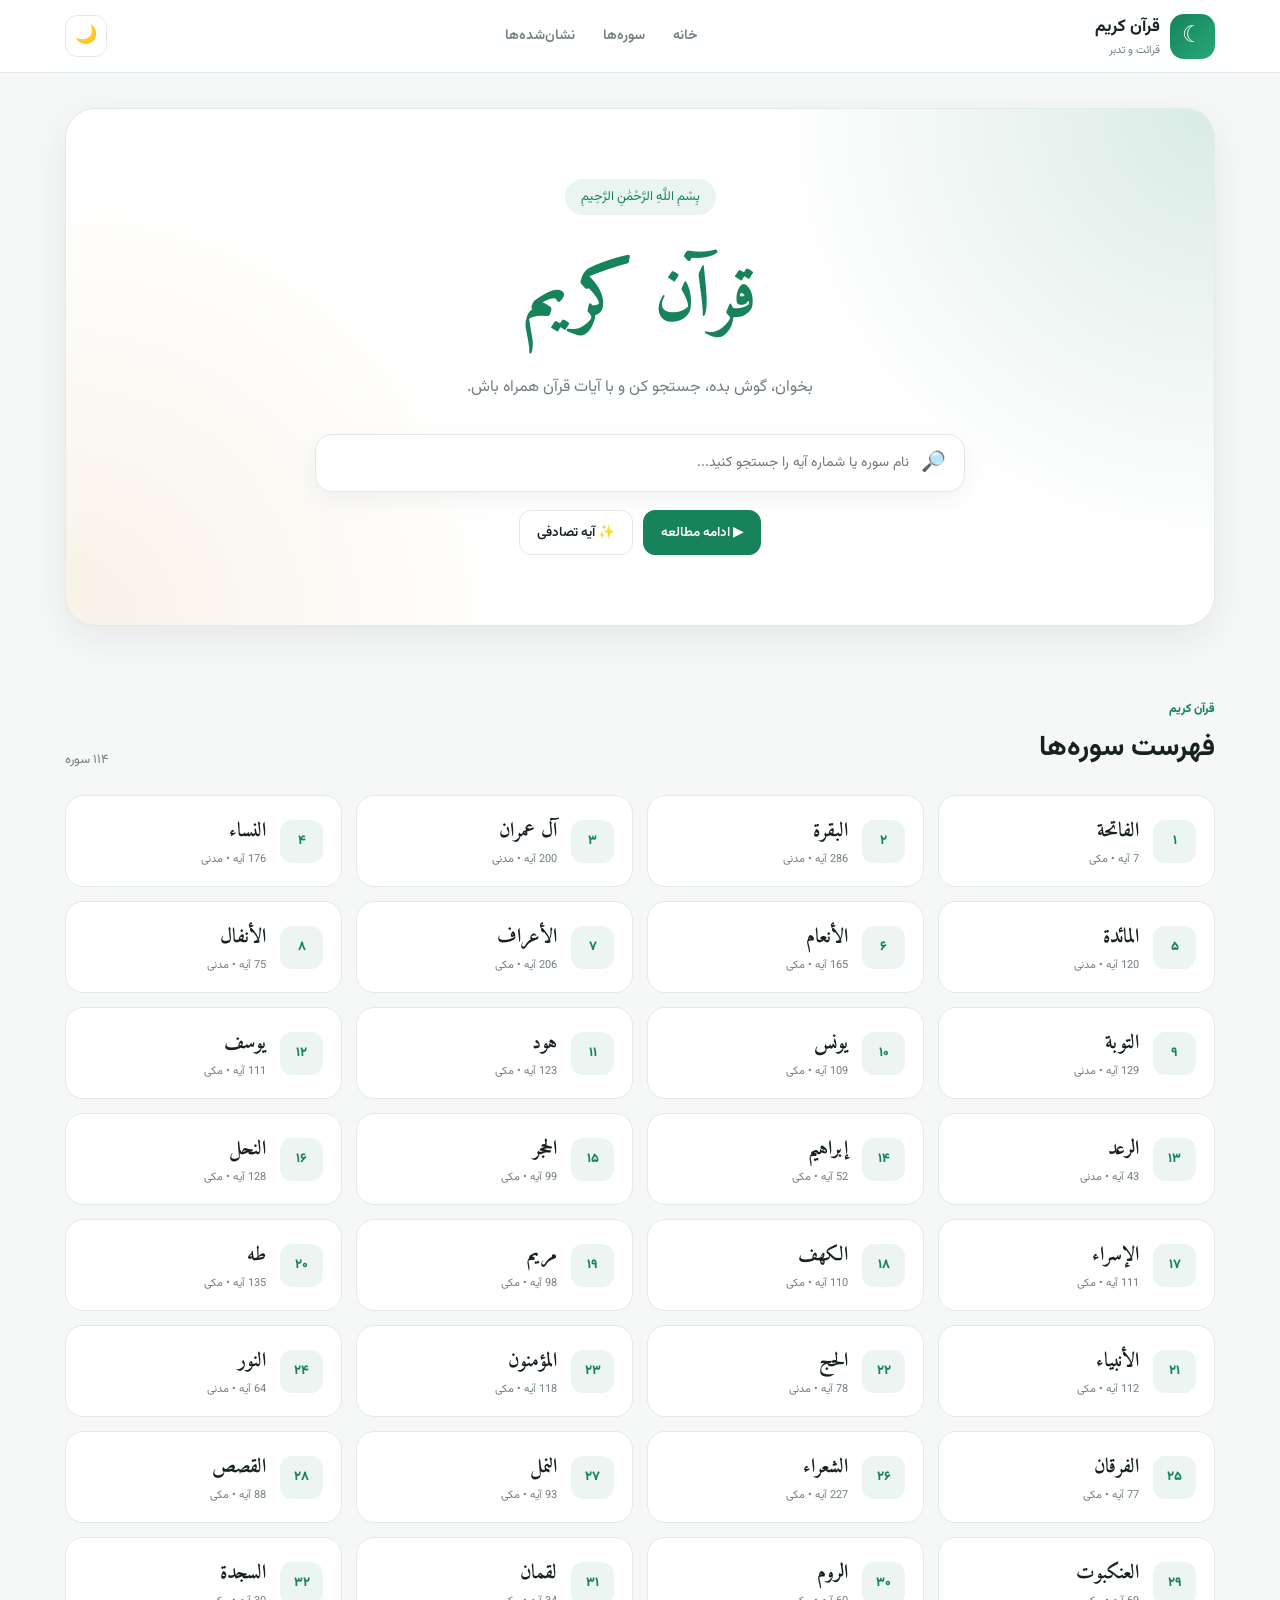
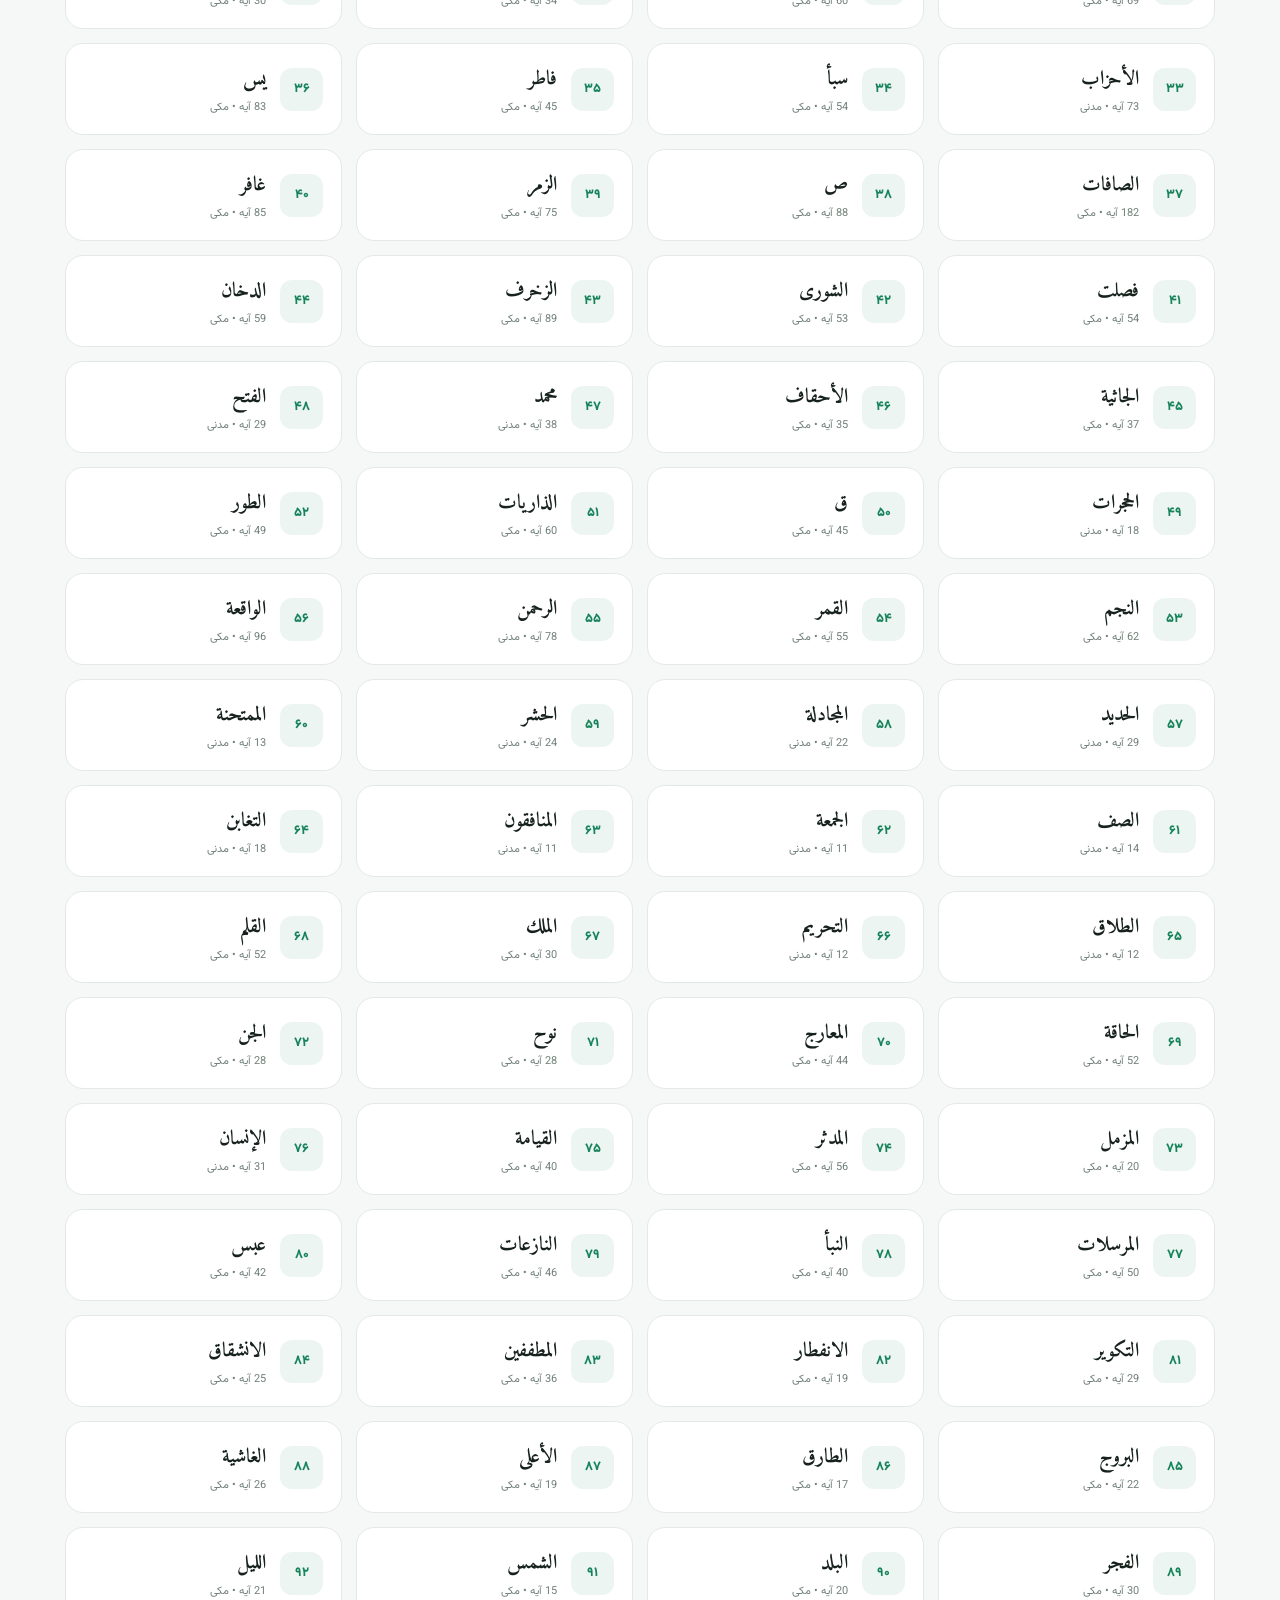
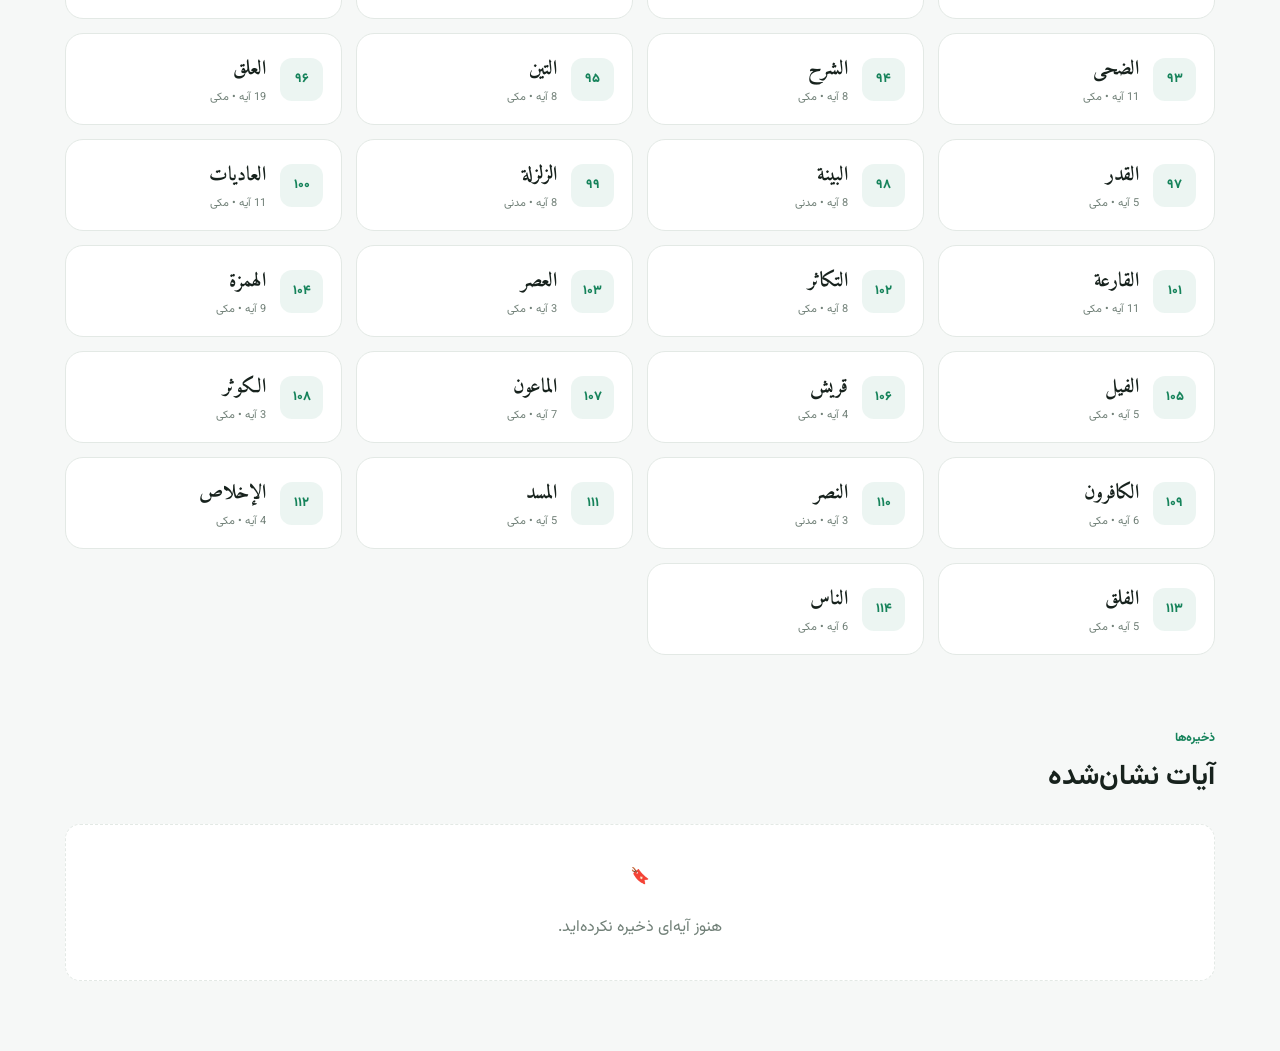
<file: index.html>
<!DOCTYPE html>
<html lang="fa" dir="rtl">

<head>
    <meta charset="UTF-8">
    <meta name="viewport" content="width=device-width, initial-scale=1.0">

    <title>قرآن کریم | تلاوت، ترجمه و جستجو</title>

    <meta
        name="description"
        content="قرآن کریم با امکان جستجوی سوره و آیه، ترجمه، صوت قاری، نشانه‌گذاری و ادامه مطالعه."
    >

    <link rel="stylesheet" href="200.css">

    <link
        href="https://fonts.googleapis.com/css2?family=Amiri:wght@400;700&family=Vazirmatn:wght@400;500;600;700;800&display=swap"
        rel="stylesheet"
    >
</head>

<body>

<header class="header">

    <div class="header-inner">

        <a href="#" class="brand">
            <span class="brand-icon">☾</span>

            <div>
                <strong>قرآن کریم</strong>
                <small>قرائت و تدبر</small>
            </div>
        </a>


        <nav class="nav">

            <a href="#home">خانه</a>
            <a href="#surahs">سوره‌ها</a>
            <a href="#bookmarks">نشان‌شده‌ها</a>

        </nav>


        <div class="header-actions">

            <button
                id="themeButton"
                class="icon-button"
                type="button"
                aria-label="تغییر حالت شب">

                🌙

            </button>

            <button
                id="menuButton"
                class="menu-button"
                type="button"
                aria-label="منو">

                ☰

            </button>

        </div>

    </div>

</header>


<main>

<!-- ================= HERO ================= -->

<section class="hero" id="home">

    <div class="hero-content">

        <span class="hero-badge">
            بِسْمِ اللَّهِ الرَّحْمَٰنِ الرَّحِيمِ
        </span>

        <h1>
            قرآن کریم
        </h1>

        <p>
            بخوان، گوش بده، جستجو کن و با آیات قرآن همراه باش.
        </p>


        <div class="search-box">

            <span>🔎</span>

            <input
                id="searchInput"
                type="search"
                placeholder="نام سوره یا شماره آیه را جستجو کنید..."
                autocomplete="off"
            >

        </div>


        <div class="quick-actions">

            <button
                id="continueButton"
                class="quick-button primary"
                type="button">

                ▶ ادامه مطالعه

            </button>

            <button
                id="randomButton"
                class="quick-button"
                type="button">

                ✨ آیه تصادفی

            </button>

        </div>

    </div>

</section>


<!-- ================= SURAH LIST ================= -->

<section
    class="section"
    id="surahs">

    <div class="section-heading">

        <div>

            <span class="section-label">
                قرآن کریم
            </span>

            <h2>
                فهرست سوره‌ها
            </h2>

        </div>

        <span
            id="surahCount"
            class="result-count">
            ۱۱۴ سوره
        </span>

    </div>


    <div
        id="surahGrid"
        class="surah-grid">

    </div>


    <div
        id="noResults"
        class="no-results hidden">

        <div>🔎</div>

        <h3>
            چیزی پیدا نشد
        </h3>

        <p>
            نام یا شماره سوره را بررسی کنید.
        </p>

    </div>

</section>


<!-- ================= BOOKMARKS ================= -->

<section
    class="section bookmarks-section"
    id="bookmarks">

    <div class="section-heading">

        <div>

            <span class="section-label">
                ذخیره‌ها
            </span>

            <h2>
                آیات نشان‌شده
            </h2>

        </div>

    </div>


    <div
        id="bookmarkList"
        class="bookmark-list">

    </div>

</section>


</main>


<!-- ================= SURAH MODAL ================= -->

<div
    id="surahModal"
    class="modal">

    <div class="modal-box surah-modal-box">

        <button
            id="closeSurah"
            class="close-button"
            type="button">

            ×

        </button>


        <div class="surah-header">

            <div class="surah-title">

                <span
                    id="modalSurahNumber"
                    class="surah-number-large">
                    ۱
                </span>

                <div>

                    <h2 id="modalSurahName">
                        سوره
                    </h2>

                    <p id="modalSurahInfo">
                        در حال بارگذاری...
                    </p>

                </div>

            </div>


            <div class="surah-tools">

                <select
                    id="translationSelect"
                    aria-label="انتخاب مترجم">

                    <option value="">
                        بدون ترجمه
                    </option>

                    <option value="fa.makarem">
                        ترجمه مکارم شیرازی
                    </option>

                    <option value="fa.ansarian">
                        ترجمه حسین انصاریان
                    </option>

                </select>


                <button
                    id="surahAudioButton"
                    class="audio-button"
                    type="button">

                    🎧 پخش سوره

                </button>

            </div>

        </div>


        <div
            id="surahLoading"
            class="loading">

            <div class="spinner"></div>

            <p>
                در حال دریافت آیات...
            </p>

        </div>


        <div
            id="ayahContainer"
            class="ayah-container">

        </div>

    </div>

</div>


<!-- ================= AYAH SEARCH MODAL ================= -->

<div
    id="searchModal"
    class="modal">

    <div class="modal-box search-modal-box">

        <button
            id="closeSearch"
            class="close-button"
            type="button">

            ×

        </button>


        <div class="modal-title">

            <span class="section-label">
                جستجو
            </span>

            <h2>
                نتایج جستجوی آیات
            </h2>

            <p>
                عبارت موردنظر خود را در قرآن پیدا کنید.
            </p>

        </div>


        <div class="ayah-search">

            <input
                id="ayahSearchInput"
                type="search"
                placeholder="مثلاً: الله، نماز، صبر..."
            >

            <button
                id="ayahSearchButton"
                type="button">

                جستجو

            </button>

        </div>


        <div
            id="searchResults"
            class="search-results">

        </div>

    </div>

</div>


<!-- ================= CONTINUE MODAL ================= -->

<div
    id="continueModal"
    class="modal">

    <div class="modal-box small-modal">

        <button
            id="closeContinue"
            class="close-button"
            type="button">

            ×

        </button>


        <div class="continue-icon">
            ▶
        </div>


        <h2>
            ادامه مطالعه
        </h2>


        <p id="continueText">
            آخرین آیه‌ای ذخیره نشده است.
        </p>


        <button
            id="openContinue"
            class="main-button"
            type="button">

            باز کردن آیه

        </button>

    </div>

</div>


<!-- ================= TOAST ================= -->

<div
    id="toast"
    class="toast">

</div>


<script src="201.js"></script>

</body>
</html>
</file>
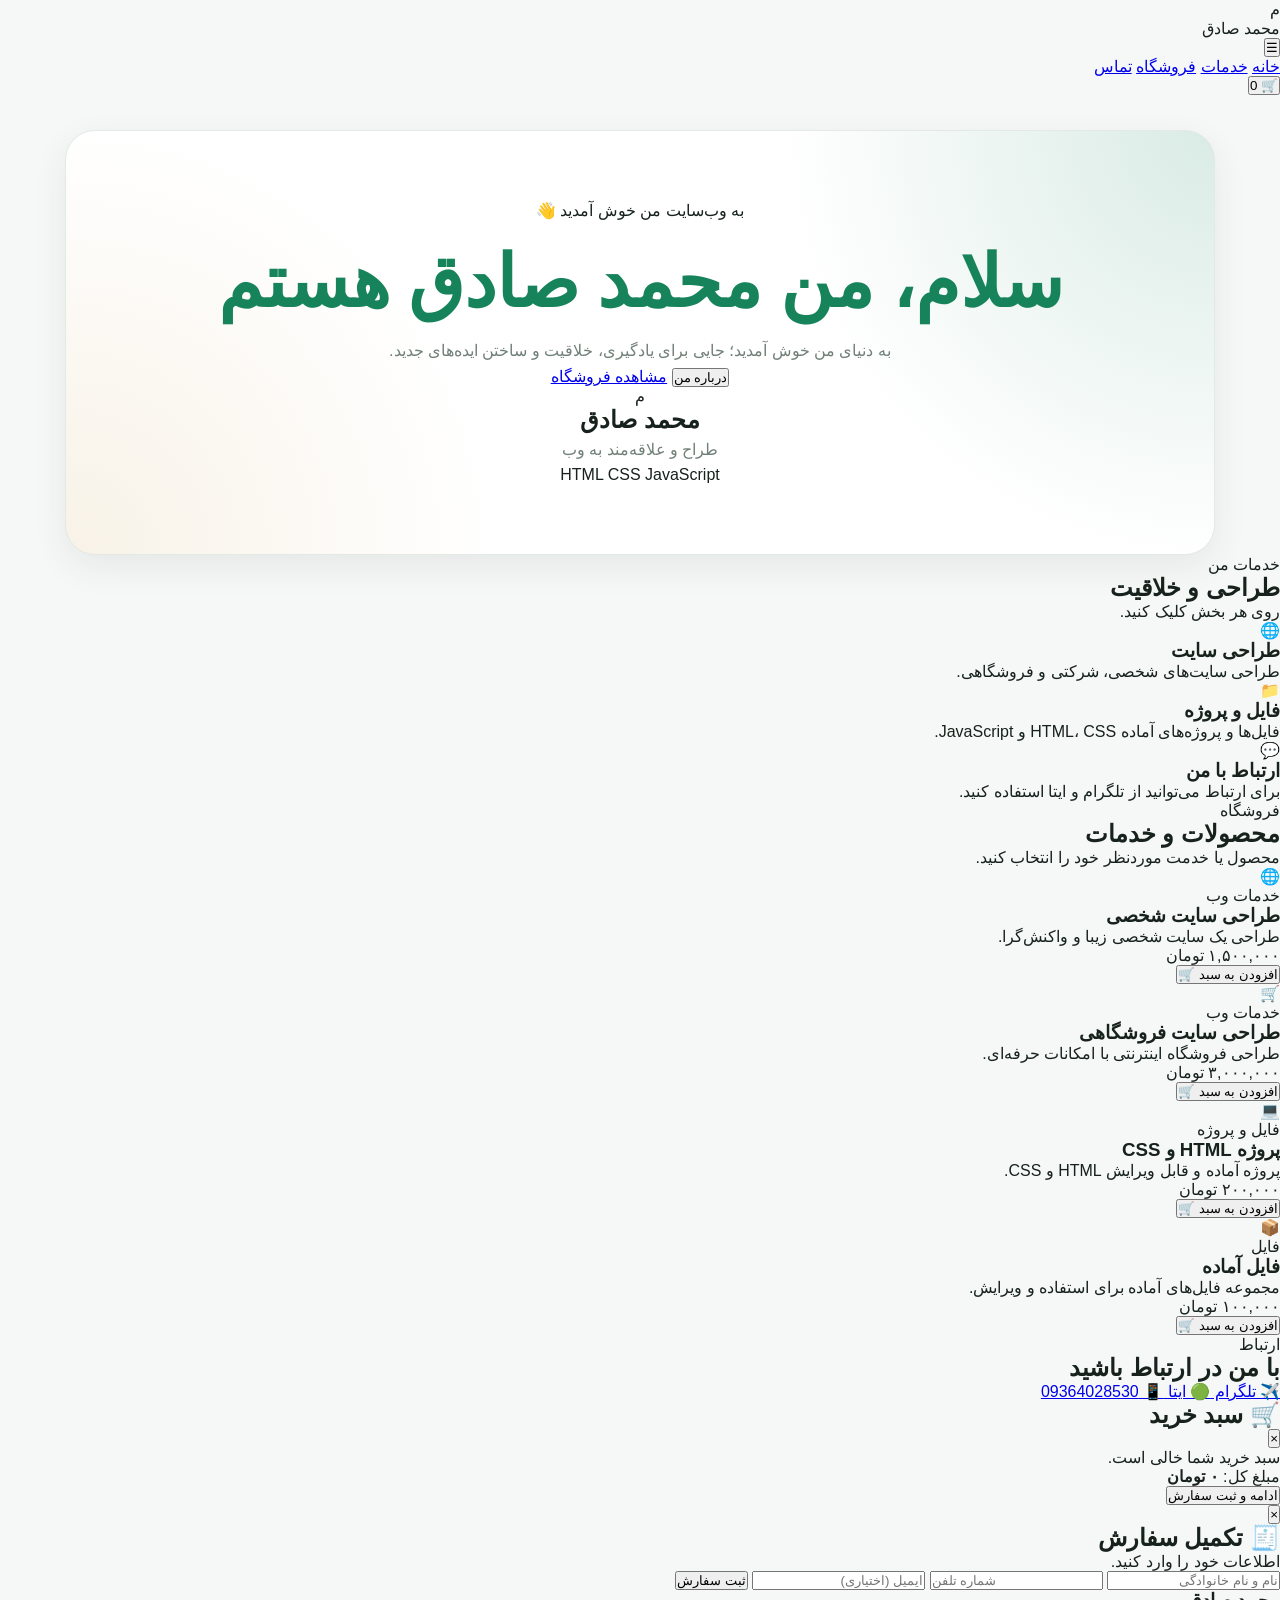
<file: 100.html>
<!DOCTYPE html>
<html lang="fa" dir="rtl">

<head>
    <meta charset="UTF-8">
    <meta name="viewport" content="width=device-width, initial-scale=1.0">

    <title>محمد صادق | وب‌سایت شخصی و فروشگاه</title>

    <link rel="stylesheet" href="101.css">
</head>

<body>

    <header>

        <div class="logo">
            <div class="logo-icon">م</div>
            <span>محمد صادق</span>
        </div>


        <button
            class="menu-btn"
            id="menuBtn"
            type="button">

            ☰

        </button>


        <nav id="navMenu">

            <a href="#home">خانه</a>
            <a href="#services">خدمات</a>
            <a href="#shop">فروشگاه</a>
            <a href="#contact">تماس</a>

        </nav>


        <button
            class="cart-button"
            id="cartButton"
            type="button">

            🛒

            <span
                class="cart-count"
                id="cartCount">

                0

            </span>

        </button>

    </header>


    <main>

        <!-- خانه -->

        <section
            class="hero"
            id="home">

            <div class="hero-text">

                <span class="welcome">
                    به وب‌سایت من خوش آمدید 👋
                </span>


                <h1>

                    سلام، من

                    <span>
                        محمد صادق
                    </span>

                    هستم

                </h1>


                <p>

                    به دنیای من خوش آمدید؛
                    جایی برای یادگیری، خلاقیت
                    و ساختن ایده‌های جدید.

                </p>


                <div class="buttons">

                    <button
                        class="primary"
                        id="aboutButton"
                        type="button">

                        درباره من

                    </button>


                    <a
                        href="#shop"
                        class="secondary">

                        مشاهده فروشگاه

                    </a>

                </div>

            </div>


            <div class="profile-card">

                <div class="avatar">
                    م
                </div>


                <h2>
                    محمد صادق
                </h2>


                <p>
                    طراح و علاقه‌مند به وب
                </p>


                <div class="skills">

                    <span>HTML</span>
                    <span>CSS</span>
                    <span>JavaScript</span>

                </div>

            </div>

        </section>


        <!-- خدمات -->

        <section
            class="section-title"
            id="services">

            <span class="section-tag">
                خدمات من
            </span>


            <h2>
                طراحی و
                <span>خلاقیت</span>
            </h2>


            <p>
                روی هر بخش کلیک کنید.
            </p>

        </section>


        <section class="cards">

            <div
                class="card"
                data-title="طراحی سایت">

                <div class="icon">
                    🌐
                </div>

                <h3>
                    طراحی سایت
                </h3>

                <p>
                    طراحی سایت‌های شخصی،
                    شرکتی و فروشگاهی.
                </p>

            </div>


            <div
                class="card"
                data-title="فایل و پروژه">

                <div class="icon">
                    📁
                </div>

                <h3>
                    فایل و پروژه
                </h3>

                <p>
                    فایل‌ها و پروژه‌های آماده
                    HTML، CSS و JavaScript.
                </p>

            </div>


            <div
                class="card"
                data-title="ارتباط">

                <div class="icon">
                    💬
                </div>

                <h3>
                    ارتباط با من
                </h3>

                <p>
                    برای ارتباط می‌توانید
                    از تلگرام و ایتا استفاده کنید.
                </p>

            </div>

        </section>


        <!-- فروشگاه -->

        <section
            class="shop-section"
            id="shop">

            <div class="section-title">

                <span class="section-tag">
                    فروشگاه
                </span>


                <h2>

                    محصولات و
                    <span>خدمات</span>

                </h2>


                <p>

                    محصول یا خدمت موردنظر
                    خود را انتخاب کنید.

                </p>

            </div>


            <div
                class="products"
                id="products">


                <article class="product-card">

                    <div class="product-icon">
                        🌐
                    </div>


                    <span class="product-type">
                        خدمات وب
                    </span>


                    <h3>
                        طراحی سایت شخصی
                    </h3>


                    <p>

                        طراحی یک سایت شخصی
                        زیبا و واکنش‌گرا.

                    </p>


                    <div class="price">
                        ۱,۵۰۰,۰۰۰ تومان
                    </div>


                    <button
                        class="add-to-cart"
                        type="button"

                        data-id="personal"

                        data-name="طراحی سایت شخصی"

                        data-price="1500000">

                        افزودن به سبد 🛒

                    </button>

                </article>


                <article class="product-card">

                    <div class="product-icon">
                        🛒
                    </div>


                    <span class="product-type">
                        خدمات وب
                    </span>


                    <h3>
                        طراحی سایت فروشگاهی
                    </h3>


                    <p>

                        طراحی فروشگاه اینترنتی
                        با امکانات حرفه‌ای.

                    </p>


                    <div class="price">
                        ۳,۰۰۰,۰۰۰ تومان
                    </div>


                    <button
                        class="add-to-cart"
                        type="button"

                        data-id="store"

                        data-name="طراحی سایت فروشگاهی"

                        data-price="3000000">

                        افزودن به سبد 🛒

                    </button>

                </article>


                <article class="product-card">

                    <div class="product-icon">
                        💻
                    </div>


                    <span class="product-type">
                        فایل و پروژه
                    </span>


                    <h3>
                        پروژه HTML و CSS
                    </h3>


                    <p>

                        پروژه آماده و قابل
                        ویرایش HTML و CSS.

                    </p>


                    <div class="price">
                        ۲۰۰,۰۰۰ تومان
                    </div>


                    <button
                        class="add-to-cart"
                        type="button"

                        data-id="htmlcss"

                        data-name="پروژه HTML و CSS"

                        data-price="200000">

                        افزودن به سبد 🛒

                    </button>

                </article>


                <article class="product-card">

                    <div class="product-icon">
                        📦
                    </div>


                    <span class="product-type">
                        فایل
                    </span>


                    <h3>
                        فایل آماده
                    </h3>


                    <p>

                        مجموعه فایل‌های آماده
                        برای استفاده و ویرایش.

                    </p>


                    <div class="price">
                        ۱۰۰,۰۰۰ تومان
                    </div>


                    <button
                        class="add-to-cart"
                        type="button"

                        data-id="file"

                        data-name="فایل آماده"

                        data-price="100000">

                        افزودن به سبد 🛒

                    </button>

                </article>

            </div>

        </section>


        <!-- ارتباط -->

        <section
            class="contact-section"
            id="contact">

            <div class="section-title">

                <span class="section-tag">
                    ارتباط
                </span>


                <h2>
                    با من در ارتباط باشید
                </h2>

            </div>


            <div class="contact-links">


                <a
                    href="https://t.me/mohammadsadegh_fadaei"
                    target="_blank"
                    class="contact-link">

                    ✈️ تلگرام

                </a>


                <a
                    href="https://eitaa.com/mohammadsadeghfadaei1389"
                    target="_blank"
                    class="contact-link">

                    🟢 ایتا

                </a>


                <a
                    href="tel:09364028530"
                    class="contact-link">

                    📱 09364028530

                </a>

            </div>

        </section>

    </main>


    <!-- سبد خرید -->

    <div
        class="cart-overlay"
        id="cartOverlay">

        <aside
            class="cart-panel"
            id="cartPanel">

            <div class="cart-header">

                <h2>
                    🛒 سبد خرید
                </h2>


                <button
                    id="closeCart"
                    type="button">

                    ×

                </button>

            </div>


            <div
                id="cartItems"
                class="cart-items">

                <p class="empty-cart">

                    سبد خرید شما خالی است.

                </p>

            </div>


            <div class="cart-footer">

                <div class="total">

                    <span>
                        مبلغ کل:
                    </span>


                    <strong
                        id="cartTotal">

                        ۰ تومان

                    </strong>

                </div>


                <button
                    id="checkoutButton"
                    type="button"
                    class="checkout-button">

                    ادامه و ثبت سفارش

                </button>

            </div>

        </aside>

    </div>


    <!-- فرم ثبت سفارش -->

    <div
        class="checkout-overlay"
        id="checkoutOverlay">

        <div class="checkout-box">

            <button
                class="close-checkout"
                id="closeCheckout"
                type="button">

                ×

            </button>


            <h2>
                🧾 تکمیل سفارش
            </h2>


            <p>
                اطلاعات خود را وارد کنید.
            </p>


            <form
                id="checkoutForm">

                <input
                    id="customerName"
                    type="text"

                    placeholder="نام و نام خانوادگی"

                    required>


                <input
                    id="customerPhone"
                    type="tel"

                    placeholder="شماره تلفن"

                    required>


                <input
                    id="customerEmail"
                    type="email"

                    placeholder="ایمیل (اختیاری)">


                <button
                    type="submit"
                    class="order-button">

                    ثبت سفارش

                </button>

            </form>

        </div>

    </div>


    <!-- پیام -->

    <div
        class="toast"
        id="toast">

    </div>


    <footer>

        <h3>
            محمد صادق
        </h3>


        <p>
            © 2026 تمامی حقوق محفوظ است.
        </p>

    </footer>


    <script src="103.js"></script>

</body>

</html>
</file>
<file: 200.css>
* {
    margin: 0;
    padding: 0;
    box-sizing: border-box;
}

:root {
    --primary: #16835b;
    --primary-dark: #0f6245;
    --gold: #c99b45;

    --bg: #f6f8f7;
    --card: #ffffff;

    --text: #17221d;
    --muted: #718078;

    --border: #e3e9e5;

    --shadow:
        0 12px 35px rgba(20, 50, 35, 0.08);
}

body.dark {
    --bg: #101714;
    --card: #18211d;
    --text: #edf5f0;
    --muted: #a5b4ac;
    --border: #29362f;

    background: var(--bg);
}


/* ================= GENERAL ================= */

html {
    scroll-behavior: smooth;
}

body {
    direction: rtl;

    min-width: 0;

    overflow-x: hidden;

    font-family:
        Vazirmatn,
        Tahoma,
        sans-serif;

    color: var(--text);

    background: var(--bg);

    transition:
        background 0.3s,
        color 0.3s;
}

button,
input,
select {
    font-family: inherit;
}

button {
    cursor: pointer;
}


/* ================= HEADER ================= */

.header {
    position: sticky;

    top: 0;

    z-index: 1000;

    background:
        rgba(255, 255, 255, 0.88);

    border-bottom:
        1px solid var(--border);

    backdrop-filter: blur(18px);
}

.dark .header {
    background:
        rgba(16, 23, 20, 0.9);
}

.header-inner {
    width: min(1150px, 94%);

    min-height: 72px;

    margin: auto;

    display: flex;

    align-items: center;

    justify-content: space-between;

    gap: 20px;
}

.brand {
    display: flex;

    align-items: center;

    gap: 10px;

    text-decoration: none;

    color: var(--text);
}

.brand-icon {
    width: 45px;
    height: 45px;

    display: grid;

    place-items: center;

    color: white;

    font-size: 23px;

    border-radius: 14px;

    background:
        linear-gradient(
            135deg,
            var(--primary),
            #27a878
        );
}

.brand strong {
    display: block;

    font-size: 17px;
}

.brand small {
    display: block;

    margin-top: 2px;

    color: var(--muted);

    font-size: 11px;
}

.nav {
    display: flex;

    align-items: center;

    gap: 28px;
}

.nav a {
    color: var(--muted);

    text-decoration: none;

    font-size: 14px;

    font-weight: 600;

    transition: 0.2s;
}

.nav a:hover {
    color: var(--primary);
}

.header-actions {
    display: flex;

    gap: 8px;
}

.icon-button,
.menu-button {
    width: 42px;
    height: 42px;

    border: 1px solid var(--border);

    color: var(--text);

    background: var(--card);

    border-radius: 12px;

    font-size: 18px;
}

.menu-button {
    display: none;
}


/* ================= HERO ================= */

.hero {
    width: min(1150px, 94%);

    margin: 35px auto 0;

    padding: 70px 30px;

    text-align: center;

    border-radius: 30px;

    background:
        radial-gradient(
            circle at top right,
            rgba(22, 131, 91, 0.16),
            transparent 35%
        ),
        radial-gradient(
            circle at bottom left,
            rgba(201, 155, 69, 0.13),
            transparent 35%
        ),
        var(--card);

    border: 1px solid var(--border);

    box-shadow: var(--shadow);
}

.hero-content {
    max-width: 750px;

    margin: auto;
}

.hero-badge {
    display: inline-block;

    padding: 8px 16px;

    color: var(--primary);

    background:
        rgba(22, 131, 91, 0.09);

    border-radius: 30px;

    font-size: 13px;
}

.hero h1 {
    margin: 20px 0 10px;

    font-family: Amiri, serif;

    font-size: clamp(42px, 7vw, 72px);

    color: var(--primary);
}

.hero p {
    color: var(--muted);

    line-height: 2;
}


/* ================= SEARCH ================= */

.search-box {
    max-width: 650px;

    height: 58px;

    margin: 30px auto 0;

    padding: 0 18px;

    display: flex;

    align-items: center;

    gap: 12px;

    background: var(--card);

    border: 1px solid var(--border);

    border-radius: 17px;

    box-shadow:
        0 8px 25px rgba(20, 50, 35, 0.06);
}

.search-box span {
    font-size: 20px;
}

.search-box input {
    width: 100%;

    border: 0;

    outline: 0;

    color: var(--text);

    background: transparent;

    font-size: 14px;
}

.quick-actions {
    margin-top: 18px;

    display: flex;

    justify-content: center;

    gap: 10px;

    flex-wrap: wrap;
}

.quick-button {
    padding: 11px 17px;

    border: 1px solid var(--border);

    color: var(--text);

    background: var(--card);

    border-radius: 12px;

    font-weight: 600;
}

.quick-button.primary {
    color: white;

    border-color: var(--primary);

    background: var(--primary);
}


/* ================= SECTIONS ================= */

.section {
    width: min(1150px, 94%);

    margin: 70px auto;
}

.section-heading {
    display: flex;

    align-items: end;

    justify-content: space-between;

    gap: 20px;

    margin-bottom: 25px;
}

.section-label {
    display: inline-block;

    color: var(--primary);

    font-size: 12px;

    font-weight: 800;
}

.section-heading h2 {
    margin-top: 5px;

    font-size: 28px;
}

.result-count {
    color: var(--muted);

    font-size: 13px;
}


/* ================= SURAH GRID ================= */

.surah-grid {
    display: grid;

    grid-template-columns:
        repeat(4, 1fr);

    gap: 14px;
}

.surah-card {
    min-width: 0;

    padding: 18px;

    display: flex;

    align-items: center;

    gap: 14px;

    cursor: pointer;

    background: var(--card);

    border: 1px solid var(--border);

    border-radius: 18px;

    transition:
        transform 0.2s,
        box-shadow 0.2s,
        border-color 0.2s;
}

.surah-card:hover {
    transform: translateY(-4px);

    border-color:
        rgba(22, 131, 91, 0.35);

    box-shadow: var(--shadow);
}

.surah-number {
    width: 43px;
    height: 43px;

    flex-shrink: 0;

    display: grid;

    place-items: center;

    color: var(--primary);

    font-size: 13px;

    font-weight: 800;

    background:
        rgba(22, 131, 91, 0.08);

    border-radius: 12px;
}

.surah-card h3 {
    font-family: Amiri, serif;

    font-size: 20px;
}

.surah-card p {
    margin-top: 2px;

    color: var(--muted);

    font-size: 11px;
}


/* ================= MODAL ================= */

.modal {
    position: fixed;

    inset: 0;

    z-index: 3000;

    display: none;

    padding: 20px;

    overflow-y: auto;

    background:
        rgba(5, 15, 10, 0.65);

    backdrop-filter: blur(5px);
}

.modal.active {
    display: flex;

    align-items: center;

    justify-content: center;
}

.modal-box {
    width: min(1000px, 100%);

    max-height: 92vh;

    overflow-y: auto;

    position: relative;

    padding: 30px;

    background: var(--card);

    border: 1px solid var(--border);

    border-radius: 25px;

    box-shadow:
        0 30px 80px rgba(0, 0, 0, 0.25);
}

.close-button {
    width: 40px;
    height: 40px;

    position: sticky;

    top: 0;

    z-index: 10;

    float: left;

    border: 0;

    color: var(--text);

    background:
        rgba(128, 128, 128, 0.1);

    border-radius: 50%;

    font-size: 25px;
}


/* ================= SURAH HEADER ================= */

.surah-header {
    clear: both;

    display: flex;

    align-items: center;

    justify-content: space-between;

    gap: 20px;

    padding-bottom: 25px;

    border-bottom:
        1px solid var(--border);
}

.surah-title {
    display: flex;

    align-items: center;

    gap: 15px;
}

.surah-number-large {
    width: 60px;
    height: 60px;

    display: grid;

    place-items: center;

    color: white;

    background: var(--primary);

    border-radius: 18px;

    font-size: 18px;

    font-weight: 800;
}

.surah-title h2 {
    font-family: Amiri, serif;

    font-size: 30px;
}

.surah-title p {
    margin-top: 3px;

    color: var(--muted);

    font-size: 12px;
}

.surah-tools {
    display: flex;

    align-items: center;

    gap: 8px;
}

.surah-tools select {
    max-width: 190px;

    padding: 11px;

    color: var(--text);

    background: var(--card);

    border: 1px solid var(--border);

    border-radius: 11px;

    outline: 0;
}

.audio-button,
.main-button {
    padding: 11px 15px;

    border: 0;

    color: white;

    background: var(--primary);

    border-radius: 11px;

    font-weight: 600;
}


/* ================= AYAH ================= */

.ayah-container {
    margin-top: 20px;
}

.ayah {
    padding: 22px 0;

    border-bottom:
        1px solid var(--border);
}

.ayah:last-child {
    border-bottom: 0;
}

.ayah-top {
    display: flex;

    align-items: center;

    justify-content: space-between;

    gap: 15px;
}

.ayah-number {
    min-width: 34px;
    height: 34px;

    display: grid;

    place-items: center;

    color: var(--primary);

    background:
        rgba(22, 131, 91, 0.08);

    border-radius: 50%;

    font-size: 12px;

    font-weight: 700;
}

.ayah-actions {
    display: flex;

    gap: 6px;
}

.ayah-action {
    width: 34px;
    height: 34px;

    border: 1px solid var(--border);

    color: var(--muted);

    background: var(--card);

    border-radius: 9px;

    font-size: 15px;
}

.ayah-action.active {
    color: var(--gold);
}

.ayah-text {
    margin: 14px 0;

    font-family: Amiri, serif;

    font-size: 24px;

    line-height: 2.3;

    color: var(--text);
}

.translation {
    margin-top: 10px;

    padding: 12px 15px;

    color: var(--muted);

    background:
        rgba(128, 128, 128, 0.06);

    border-right:
        3px solid var(--primary);

    border-radius: 8px;

    font-size: 14px;

    line-height: 2;
}


/* ================= LOADING ================= */

.loading {
    padding: 60px;

    text-align: center;

    color: var(--muted);
}

.spinner {
    width: 35px;
    height: 35px;

    margin: 0 auto 15px;

    border: 3px solid var(--border);

    border-top-color: var(--primary);

    border-radius: 50%;

    animation: spin 0.8s linear infinite;
}

@keyframes spin {
    to {
        transform: rotate(360deg);
    }
}


/* ================= SEARCH MODAL ================= */

.search-modal-box {
    max-width: 850px;
}

.modal-title {
    clear: both;

    margin-bottom: 20px;
}

.modal-title h2 {
    margin-top: 5px;
}

.modal-title p {
    margin-top: 5px;

    color: var(--muted);

    font-size: 13px;
}

.ayah-search {
    display: flex;

    gap: 8px;
}

.ayah-search input {
    flex: 1;

    min-width: 0;

    padding: 13px;

    color: var(--text);

    background: var(--card);

    border: 1px solid var(--border);

    border-radius: 12px;

    outline: none;
}

.ayah-search button {
    padding: 0 20px;

    border: 0;

    color: white;

    background: var(--primary);

    border-radius: 12px;
}

.search-result {
    margin-top: 15px;

    padding: 18px;

    background:
        rgba(128, 128, 128, 0.06);

    border: 1px solid var(--border);

    border-radius: 15px;
}

.search-result small {
    color: var(--primary);

    font-weight: 700;
}

.search-result p {
    margin-top: 10px;

    font-family: Amiri, serif;

    font-size: 20px;

    line-height: 2;
}


/* ================= BOOKMARK ================= */

.bookmark-list {
    display: grid;

    grid-template-columns:
        repeat(2, 1fr);

    gap: 15px;
}

.bookmark-card {
    padding: 18px;

    cursor: pointer;

    background: var(--card);

    border: 1px solid var(--border);

    border-radius: 15px;
}

.bookmark-card strong {
    color: var(--primary);
}

.bookmark-card p {
    margin-top: 8px;

    font-family: Amiri, serif;

    font-size: 19px;

    line-height: 2;
}

.empty-bookmarks {
    grid-column: 1 / -1;

    padding: 40px;

    text-align: center;

    color: var(--muted);

    background: var(--card);

    border: 1px dashed var(--border);

    border-radius: 15px;
}


/* ================= CONTINUE ================= */

.small-modal {
    max-width: 430px;

    text-align: center;
}

.continue-icon {
    width: 65px;
    height: 65px;

    margin: 15px auto;

    display: grid;

    place-items: center;

    color: white;

    background: var(--primary);

    border-radius: 50%;
}

.small-modal p {
    margin: 12px 0 22px;

    color: var(--muted);

    line-height: 2;
}


/* ================= NO RESULTS ================= */

.no-results {
    padding: 60px;

    text-align: center;

    color: var(--muted);
}

.no-results div {
    font-size: 35px;
}

.no-results h3 {
    margin: 10px 0;
}

.hidden {
    display: none !important;
}


/* ================= TOAST ================= */

.toast {
    position: fixed;

    right: 50%;

    bottom: 25px;

    z-index: 5000;

    max-width: 90%;

    padding: 12px 20px;

    color: white;

    background: #18211d;

    border-radius: 12px;

    transform:
        translate(50%, 100px);

    opacity: 0;

    transition: 0.3s;
}

.toast.show {
    transform:
        translate(50%, 0);

    opacity: 1;
}


/* ================= MOBILE ================= */

@media (max-width: 900px) {

    .surah-grid {
        grid-template-columns:
            repeat(3, 1fr);
    }

}

@media (max-width: 700px) {

    .header-inner {
        min-height: 64px;
    }

    .nav {
        display: none;

        position: absolute;

        top: 65px;

        right: 3%;

        left: 3%;

        padding: 12px;

        flex-direction: column;

        gap: 3px;

        background: var(--card);

        border: 1px solid var(--border);

        border-radius: 15px;

        box-shadow: var(--shadow);
    }

    .nav.active {
        display: flex;
    }

    .nav a {
        padding: 12px;

        text-align: center;
    }

    .menu-button {
        display: block;
    }

    .hero {
        margin-top: 15px;

        padding: 45px 18px;

        border-radius: 22px;
    }

    .section {
        margin: 50px auto;
    }

    .surah-grid {
        grid-template-columns:
            repeat(2, 1fr);

        gap: 10px;
    }

    .surah-card {
        padding: 13px;

        gap: 10px;
    }

    .surah-card h3 {
        font-size: 18px;
    }

    .surah-header {
        align-items: flex-start;

        flex-direction: column;
    }

    .surah-tools {
        width: 100%;

        flex-wrap: wrap;
    }

    .surah-tools select {
        flex: 1;

        max-width: none;
    }

    .audio-button {
        flex: 1;
    }

    .ayah-text {
        font-size: 20px;

        line-height: 2.25;
    }

    .bookmark-list {
        grid-template-columns: 1fr;
    }

}

@media (max-width: 430px) {

    .header-inner,
    .hero,
    .section {
        width: 94%;
    }

    .brand strong {
        font-size: 15px;
    }

    .brand small {
        font-size: 9px;
    }

    .hero h1 {
        font-size: 45px;
    }

    .search-box {
        height: 52px;
    }

    .surah-grid {
        grid-template-columns:
            repeat(2, 1fr);
    }

    .surah-card {
        min-height: 72px;
    }

    .surah-number {
        width: 36px;
        height: 36px;
    }

    .surah-card h3 {
        font-size: 16px;
    }

    .surah-card p {
        font-size: 9px;
    }

    .modal {
        padding: 8px;
    }

    .modal-box {
        padding: 18px;

        max-height: 95vh;

        border-radius: 18px;
    }

    .ayah-text {
        font-size: 19px;
    }

    .translation {
        font-size: 13px;
    }

    .ayah-search {
        flex-direction: column;
    }

    .ayah-search button {
        padding: 12px;
    }

}
</file>
<file: 101.css>
* {
    margin: 0;
    padding: 0;
    box-sizing: border-box;
}

:root {
    --primary: #16835b;
    --primary-dark: #0f6245;
    --gold: #c99b45;

    --bg: #f6f8f7;
    --card: #ffffff;

    --text: #17221d;
    --muted: #718078;

    --border: #e3e9e5;

    --shadow:
        0 12px 35px rgba(20, 50, 35, 0.08);
}

body.dark {
    --bg: #101714;
    --card: #18211d;
    --text: #edf5f0;
    --muted: #a5b4ac;
    --border: #29362f;

    background: var(--bg);
}


/* ================= GENERAL ================= */

html {
    scroll-behavior: smooth;
}

body {
    direction: rtl;

    min-width: 0;

    overflow-x: hidden;

    font-family:
        Vazirmatn,
        Tahoma,
        sans-serif;

    color: var(--text);

    background: var(--bg);

    transition:
        background 0.3s,
        color 0.3s;
}

button,
input,
select {
    font-family: inherit;
}

button {
    cursor: pointer;
}


/* ================= HEADER ================= */

.header {
    position: sticky;

    top: 0;

    z-index: 1000;

    background:
        rgba(255, 255, 255, 0.88);

    border-bottom:
        1px solid var(--border);

    backdrop-filter: blur(18px);
}

.dark .header {
    background:
        rgba(16, 23, 20, 0.9);
}

.header-inner {
    width: min(1150px, 94%);

    min-height: 72px;

    margin: auto;

    display: flex;

    align-items: center;

    justify-content: space-between;

    gap: 20px;
}

.brand {
    display: flex;

    align-items: center;

    gap: 10px;

    text-decoration: none;

    color: var(--text);
}

.brand-icon {
    width: 45px;
    height: 45px;

    display: grid;

    place-items: center;

    color: white;

    font-size: 23px;

    border-radius: 14px;

    background:
        linear-gradient(
            135deg,
            var(--primary),
            #27a878
        );
}

.brand strong {
    display: block;

    font-size: 17px;
}

.brand small {
    display: block;

    margin-top: 2px;

    color: var(--muted);

    font-size: 11px;
}

.nav {
    display: flex;

    align-items: center;

    gap: 28px;
}

.nav a {
    color: var(--muted);

    text-decoration: none;

    font-size: 14px;

    font-weight: 600;

    transition: 0.2s;
}

.nav a:hover {
    color: var(--primary);
}

.header-actions {
    display: flex;

    gap: 8px;
}

.icon-button,
.menu-button {
    width: 42px;
    height: 42px;

    border: 1px solid var(--border);

    color: var(--text);

    background: var(--card);

    border-radius: 12px;

    font-size: 18px;
}

.menu-button {
    display: none;
}


/* ================= HERO ================= */

.hero {
    width: min(1150px, 94%);

    margin: 35px auto 0;

    padding: 70px 30px;

    text-align: center;

    border-radius: 30px;

    background:
        radial-gradient(
            circle at top right,
            rgba(22, 131, 91, 0.16),
            transparent 35%
        ),
        radial-gradient(
            circle at bottom left,
            rgba(201, 155, 69, 0.13),
            transparent 35%
        ),
        var(--card);

    border: 1px solid var(--border);

    box-shadow: var(--shadow);
}

.hero-content {
    max-width: 750px;

    margin: auto;
}

.hero-badge {
    display: inline-block;

    padding: 8px 16px;

    color: var(--primary);

    background:
        rgba(22, 131, 91, 0.09);

    border-radius: 30px;

    font-size: 13px;
}

.hero h1 {
    margin: 20px 0 10px;

    font-family: Amiri, serif;

    font-size: clamp(42px, 7vw, 72px);

    color: var(--primary);
}

.hero p {
    color: var(--muted);

    line-height: 2;
}


/* ================= SEARCH ================= */

.search-box {
    max-width: 650px;

    height: 58px;

    margin: 30px auto 0;

    padding: 0 18px;

    display: flex;

    align-items: center;

    gap: 12px;

    background: var(--card);

    border: 1px solid var(--border);

    border-radius: 17px;

    box-shadow:
        0 8px 25px rgba(20, 50, 35, 0.06);
}

.search-box span {
    font-size: 20px;
}

.search-box input {
    width: 100%;

    border: 0;

    outline: 0;

    color: var(--text);

    background: transparent;

    font-size: 14px;
}

.quick-actions {
    margin-top: 18px;

    display: flex;

    justify-content: center;

    gap: 10px;

    flex-wrap: wrap;
}

.quick-button {
    padding: 11px 17px;

    border: 1px solid var(--border);

    color: var(--text);

    background: var(--card);

    border-radius: 12px;

    font-weight: 600;
}

.quick-button.primary {
    color: white;

    border-color: var(--primary);

    background: var(--primary);
}


/* ================= SECTIONS ================= */

.section {
    width: min(1150px, 94%);

    margin: 70px auto;
}

.section-heading {
    display: flex;

    align-items: end;

    justify-content: space-between;

    gap: 20px;

    margin-bottom: 25px;
}

.section-label {
    display: inline-block;

    color: var(--primary);

    font-size: 12px;

    font-weight: 800;
}

.section-heading h2 {
    margin-top: 5px;

    font-size: 28px;
}

.result-count {
    color: var(--muted);

    font-size: 13px;
}


/* ================= SURAH GRID ================= */

.surah-grid {
    display: grid;

    grid-template-columns:
        repeat(4, 1fr);

    gap: 14px;
}

.surah-card {
    min-width: 0;

    padding: 18px;

    display: flex;

    align-items: center;

    gap: 14px;

    cursor: pointer;

    background: var(--card);

    border: 1px solid var(--border);

    border-radius: 18px;

    transition:
        transform 0.2s,
        box-shadow 0.2s,
        border-color 0.2s;
}

.surah-card:hover {
    transform: translateY(-4px);

    border-color:
        rgba(22, 131, 91, 0.35);

    box-shadow: var(--shadow);
}

.surah-number {
    width: 43px;
    height: 43px;

    flex-shrink: 0;

    display: grid;

    place-items: center;

    color: var(--primary);

    font-size: 13px;

    font-weight: 800;

    background:
        rgba(22, 131, 91, 0.08);

    border-radius: 12px;
}

.surah-card h3 {
    font-family: Amiri, serif;

    font-size: 20px;
}

.surah-card p {
    margin-top: 2px;

    color: var(--muted);

    font-size: 11px;
}


/* ================= MODAL ================= */

.modal {
    position: fixed;

    inset: 0;

    z-index: 3000;

    display: none;

    padding: 20px;

    overflow-y: auto;

    background:
        rgba(5, 15, 10, 0.65);

    backdrop-filter: blur(5px);
}

.modal.active {
    display: flex;

    align-items: center;

    justify-content: center;
}

.modal-box {
    width: min(1000px, 100%);

    max-height: 92vh;

    overflow-y: auto;

    position: relative;

    padding: 30px;

    background: var(--card);

    border: 1px solid var(--border);

    border-radius: 25px;

    box-shadow:
        0 30px 80px rgba(0, 0, 0, 0.25);
}

.close-button {
    width: 40px;
    height: 40px;

    position: sticky;

    top: 0;

    z-index: 10;

    float: left;

    border: 0;

    color: var(--text);

    background:
        rgba(128, 128, 128, 0.1);

    border-radius: 50%;

    font-size: 25px;
}


/* ================= SURAH HEADER ================= */

.surah-header {
    clear: both;

    display: flex;

    align-items: center;

    justify-content: space-between;

    gap: 20px;

    padding-bottom: 25px;

    border-bottom:
        1px solid var(--border);
}

.surah-title {
    display: flex;

    align-items: center;

    gap: 15px;
}

.surah-number-large {
    width: 60px;
    height: 60px;

    display: grid;

    place-items: center;

    color: white;

    background: var(--primary);

    border-radius: 18px;

    font-size: 18px;

    font-weight: 800;
}

.surah-title h2 {
    font-family: Amiri, serif;

    font-size: 30px;
}

.surah-title p {
    margin-top: 3px;

    color: var(--muted);

    font-size: 12px;
}

.surah-tools {
    display: flex;

    align-items: center;

    gap: 8px;
}

.surah-tools select {
    max-width: 190px;

    padding: 11px;

    color: var(--text);

    background: var(--card);

    border: 1px solid var(--border);

    border-radius: 11px;

    outline: 0;
}

.audio-button,
.main-button {
    padding: 11px 15px;

    border: 0;

    color: white;

    background: var(--primary);

    border-radius: 11px;

    font-weight: 600;
}


/* ================= AYAH ================= */

.ayah-container {
    margin-top: 20px;
}

.ayah {
    padding: 22px 0;

    border-bottom:
        1px solid var(--border);
}

.ayah:last-child {
    border-bottom: 0;
}

.ayah-top {
    display: flex;

    align-items: center;

    justify-content: space-between;

    gap: 15px;
}

.ayah-number {
    min-width: 34px;
    height: 34px;

    display: grid;

    place-items: center;

    color: var(--primary);

    background:
        rgba(22, 131, 91, 0.08);

    border-radius: 50%;

    font-size: 12px;

    font-weight: 700;
}

.ayah-actions {
    display: flex;

    gap: 6px;
}

.ayah-action {
    width: 34px;
    height: 34px;

    border: 1px solid var(--border);

    color: var(--muted);

    background: var(--card);

    border-radius: 9px;

    font-size: 15px;
}

.ayah-action.active {
    color: var(--gold);
}

.ayah-text {
    margin: 14px 0;

    font-family: Amiri, serif;

    font-size: 24px;

    line-height: 2.3;

    color: var(--text);
}

.translation {
    margin-top: 10px;

    padding: 12px 15px;

    color: var(--muted);

    background:
        rgba(128, 128, 128, 0.06);

    border-right:
        3px solid var(--primary);

    border-radius: 8px;

    font-size: 14px;

    line-height: 2;
}


/* ================= LOADING ================= */

.loading {
    padding: 60px;

    text-align: center;

    color: var(--muted);
}

.spinner {
    width: 35px;
    height: 35px;

    margin: 0 auto 15px;

    border: 3px solid var(--border);

    border-top-color: var(--primary);

    border-radius: 50%;

    animation: spin 0.8s linear infinite;
}

@keyframes spin {
    to {
        transform: rotate(360deg);
    }
}


/* ================= SEARCH MODAL ================= */

.search-modal-box {
    max-width: 850px;
}

.modal-title {
    clear: both;

    margin-bottom: 20px;
}

.modal-title h2 {
    margin-top: 5px;
}

.modal-title p {
    margin-top: 5px;

    color: var(--muted);

    font-size: 13px;
}

.ayah-search {
    display: flex;

    gap: 8px;
}

.ayah-search input {
    flex: 1;

    min-width: 0;

    padding: 13px;

    color: var(--text);

    background: var(--card);

    border: 1px solid var(--border);

    border-radius: 12px;

    outline: none;
}

.ayah-search button {
    padding: 0 20px;

    border: 0;

    color: white;

    background: var(--primary);

    border-radius: 12px;
}

.search-result {
    margin-top: 15px;

    padding: 18px;

    background:
        rgba(128, 128, 128, 0.06);

    border: 1px solid var(--border);

    border-radius: 15px;
}

.search-result small {
    color: var(--primary);

    font-weight: 700;
}

.search-result p {
    margin-top: 10px;

    font-family: Amiri, serif;

    font-size: 20px;

    line-height: 2;
}


/* ================= BOOKMARK ================= */

.bookmark-list {
    display: grid;

    grid-template-columns:
        repeat(2, 1fr);

    gap: 15px;
}

.bookmark-card {
    padding: 18px;

    cursor: pointer;

    background: var(--card);

    border: 1px solid var(--border);

    border-radius: 15px;
}

.bookmark-card strong {
    color: var(--primary);
}

.bookmark-card p {
    margin-top: 8px;

    font-family: Amiri, serif;

    font-size: 19px;

    line-height: 2;
}

.empty-bookmarks {
    grid-column: 1 / -1;

    padding: 40px;

    text-align: center;

    color: var(--muted);

    background: var(--card);

    border: 1px dashed var(--border);

    border-radius: 15px;
}


/* ================= CONTINUE ================= */

.small-modal {
    max-width: 430px;

    text-align: center;
}

.continue-icon {
    width: 65px;
    height: 65px;

    margin: 15px auto;

    display: grid;

    place-items: center;

    color: white;

    background: var(--primary);

    border-radius: 50%;
}

.small-modal p {
    margin: 12px 0 22px;

    color: var(--muted);

    line-height: 2;
}


/* ================= NO RESULTS ================= */

.no-results {
    padding: 60px;

    text-align: center;

    color: var(--muted);
}

.no-results div {
    font-size: 35px;
}

.no-results h3 {
    margin: 10px 0;
}

.hidden {
    display: none !important;
}


/* ================= TOAST ================= */

.toast {
    position: fixed;

    right: 50%;

    bottom: 25px;

    z-index: 5000;

    max-width: 90%;

    padding: 12px 20px;

    color: white;

    background: #18211d;

    border-radius: 12px;

    transform:
        translate(50%, 100px);

    opacity: 0;

    transition: 0.3s;
}

.toast.show {
    transform:
        translate(50%, 0);

    opacity: 1;
}


/* ================= MOBILE ================= */

@media (max-width: 900px) {

    .surah-grid {
        grid-template-columns:
            repeat(3, 1fr);
    }

}

@media (max-width: 700px) {

    .header-inner {
        min-height: 64px;
    }

    .nav {
        display: none;

        position: absolute;

        top: 65px;

        right: 3%;

        left: 3%;

        padding: 12px;

        flex-direction: column;

        gap: 3px;

        background: var(--card);

        border: 1px solid var(--border);

        border-radius: 15px;

        box-shadow: var(--shadow);
    }

    .nav.active {
        display: flex;
    }

    .nav a {
        padding: 12px;

        text-align: center;
    }

    .menu-button {
        display: block;
    }

    .hero {
        margin-top: 15px;

        padding: 45px 18px;

        border-radius: 22px;
    }

    .section {
        margin: 50px auto;
    }

    .surah-grid {
        grid-template-columns:
            repeat(2, 1fr);

        gap: 10px;
    }

    .surah-card {
        padding: 13px;

        gap: 10px;
    }

    .surah-card h3 {
        font-size: 18px;
    }

    .surah-header {
        align-items: flex-start;

        flex-direction: column;
    }

    .surah-tools {
        width: 100%;

        flex-wrap: wrap;
    }

    .surah-tools select {
        flex: 1;

        max-width: none;
    }

    .audio-button {
        flex: 1;
    }

    .ayah-text {
        font-size: 20px;

        line-height: 2.25;
    }

    .bookmark-list {
        grid-template-columns: 1fr;
    }

}

@media (max-width: 430px) {

    .header-inner,
    .hero,
    .section {
        width: 94%;
    }

    .brand strong {
        font-size: 15px;
    }

    .brand small {
        font-size: 9px;
    }

    .hero h1 {
        font-size: 45px;
    }

    .search-box {
        height: 52px;
    }

    .surah-grid {
        grid-template-columns:
            repeat(2, 1fr);
    }

    .surah-card {
        min-height: 72px;
    }

    .surah-number {
        width: 36px;
        height: 36px;
    }

    .surah-card h3 {
        font-size: 16px;
    }

    .surah-card p {
        font-size: 9px;
    }

    .modal {
        padding: 8px;
    }

    .modal-box {
        padding: 18px;

        max-height: 95vh;

        border-radius: 18px;
    }

    .ayah-text {
        font-size: 19px;
    }

    .translation {
        font-size: 13px;
    }

    .ayah-search {
        flex-direction: column;
    }

    .ayah-search button {
        padding: 12px;
    }

}
</file>
